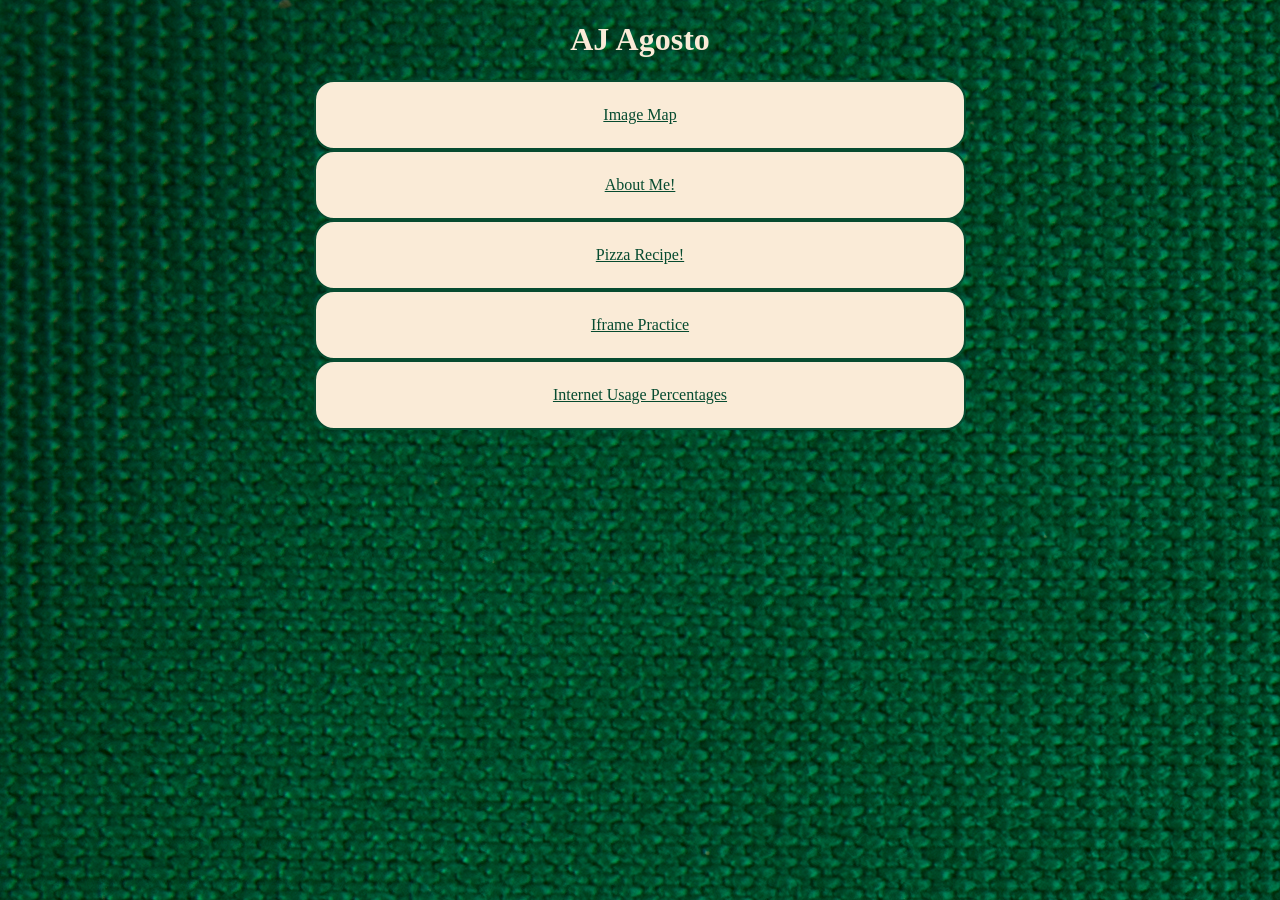
<file: index.html>
<!DOCTYPE html>
<html lang="en">
<head>
    <meta charset="UTF-8">
    <meta name="viewport" content="width=device-width, initial-scale=1.0">
    <title>Ajs Homepage</title>
    <link rel="stylesheet" href="css/index.css">
</head>
<body>
    <h1> AJ Agosto</h1>
    <div class="a1" class="wobble">
    <a href="../assignments/html/image-map.html">Image Map</a>
    </div>
    <div class="a2" class="wobble">
    <a href="../assignments/html/about.html">About Me!</a>
    </div>
    <br>
    <div class="a3" class="wobble">
    <a href="../assignments/html/pizza-recipe.html">Pizza Recipe!</a>
    </div>
    <div class="a4" class="wobble">
    <a href="../assignments/html/iframe-practice.html">Iframe Practice</a>
    </div>
    <br>
    <div class="a5" class="wobble">
    <a href="../assignments/html/aj-table.html">Internet Usage Percentages</a>
    
</div>
</body>
</html>
</file>
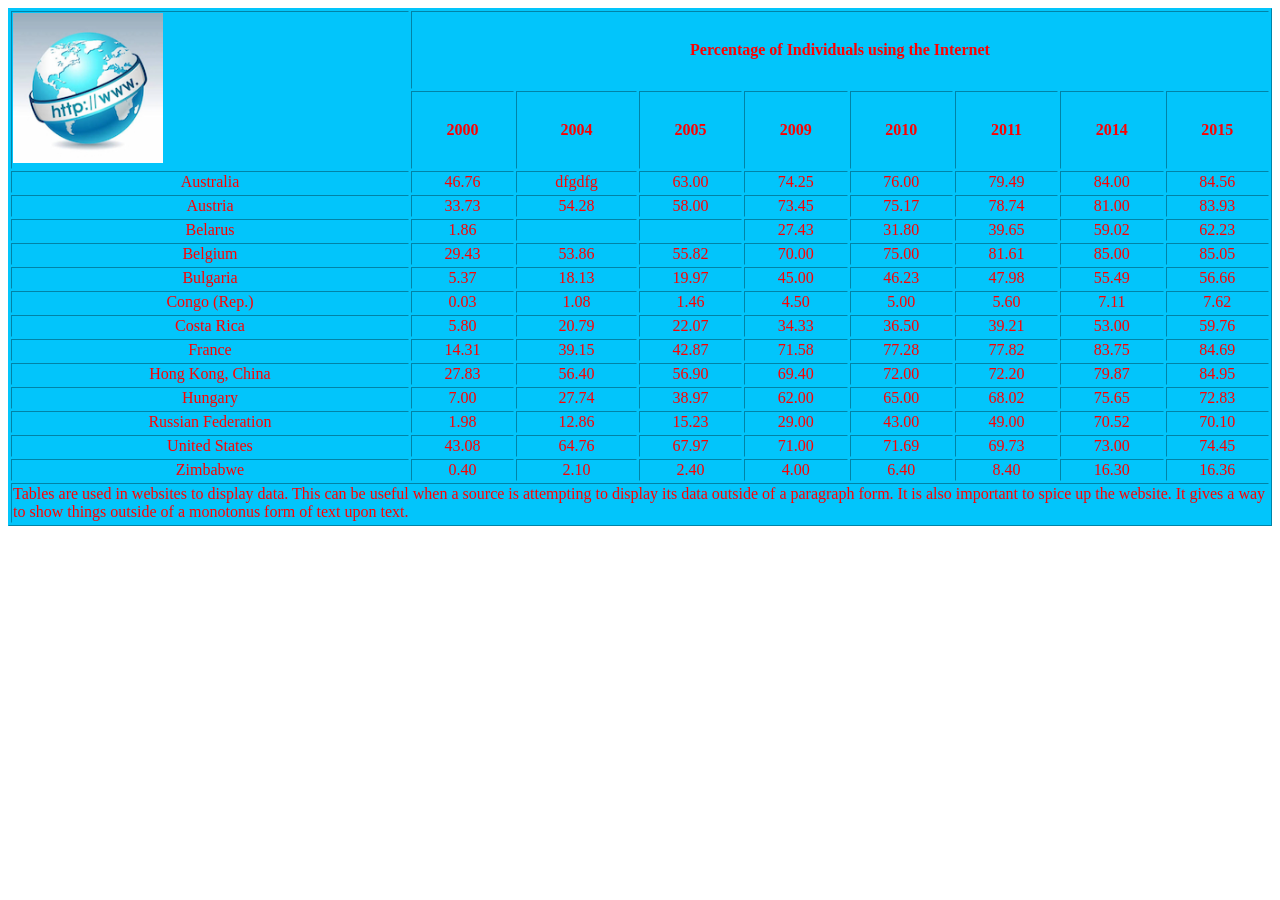
<file: html/aj-table.html>
<!DOCTYPE html>
<html lang="en">
<head>
    <meta charset="UTF-8">
    <meta name="viewport" content="width=device-width, initial-scale=1.0">
    <title>HTML Tables</title>
    <link rel="stylesheet" href="../css/aj-table.css">
</head>
<body>
    <table border="1">
        <thead>
                <tr>
                    <td rowspan="2"><img class="imagething" src="../imgs/image.jpg" alt="wwwimg"></td>
                
                <th colspan="8">Percentage of Individuals using the Internet</th>
            </tr>
            <tr>
                <th>2000</th>
            <th>2004</th>
            <th>2005</th>
            <th>2009</th>
            <th>2010</th>
            <th>2011</th>
            <th>2014</th>
            <th>2015</th>
            </tr>
        </thead>
            
            <tbody>
            <tr>
                <td>Australia</td>
                <td>46.76</td>
                <td>dfgdfg</td>
                <td>63.00</td>
                <td>74.25</td>
                <td>76.00</td>
                <td>79.49</td>
                <td>84.00</td>
                <td>84.56</td>
            </tr>
            <tr>
                <td>Austria</td>
                <td>33.73</td>
                <td>54.28</td>
                <td>58.00</td>
                <td>73.45</td>
                <td>75.17</td>
                <td>78.74</td>
                <td>81.00</td>
                <td>83.93</td>
            </tr>
            <tr>
                <td>Belarus</td>
                <td>1.86</td>
                <td>    </td>
                <td>    </td>
                <td>27.43</td>
                <td>31.80</td>
                <td>39.65</td>
                <td>59.02</td>
                <td>62.23</td>  
            </tr>
            <tr>
                <td>Belgium</td>
                <td>29.43</td>
                <td>53.86</td>
                <td>55.82</td>
                <td>70.00</td>
                <td>75.00</td>
                <td>81.61</td>
                <td>85.00</td>
                <td>85.05</td>
            </tr>
            <tr>
                <td>Bulgaria</td>
                <td>5.37</td>
                <td>18.13</td>
                <td>19.97</td>
                <td>45.00</td>
                <td>46.23</td>
                <td>47.98</td>
                <td>55.49</td>
                <td>56.66</td>
            </tr>
             <tr>
                <td>Congo (Rep.)</td>
                <td>0.03</td>
                <td>1.08</td>
                <td>1.46</td>
                <td>4.50</td>
                <td>5.00</td>
                <td>5.60</td>
                <td>7.11</td>
                <td>7.62</td>
            </tr>
             <tr>
                <td>Costa Rica</td>
                <td>5.80</td>
                <td>20.79</td>
                <td>22.07</td>
                <td>34.33</td>
                <td>36.50</td>
                <td>39.21</td>
                <td>53.00</td>
                <td>59.76</td>
            </tr>
            <tr>
                <td>France</td>
                <td>14.31</td>
                <td>39.15</td>
                <td>42.87</td>
                <td>71.58</td>
                <td>77.28</td>
                <td>77.82</td>
                <td>83.75</td>
                <td>84.69</td>
            </tr>
            <tr>
                <td>Hong Kong, China</td>
                <td>27.83</td>
                <td>56.40</td>
                <td>56.90</td>
                <td>69.40</td>
                <td>72.00</td>
                <td>72.20</td>
                <td>79.87</td>
                <td>84.95</td>
            </tr>
            <tr>
                <td>Hungary</td>
                <td>7.00</td>
                <td>27.74</td>
                <td>38.97</td>
                <td>62.00</td>
                <td>65.00</td>
                <td>68.02</td>
                <td>75.65</td>
                <td>72.83</td>
            </tr>
            <tr>
                <td>Russian Federation</td>
                <td>1.98</td>
                <td>12.86</td>
                <td>15.23</td>
                <td>29.00</td>
                <td>43.00</td>
                <td>49.00</td>
                <td>70.52</td>
                <td>70.10</td>
            </tr>
            <tr>
                <td>United States</td>
                <td>43.08</td>
                <td>64.76</td>
                <td>67.97</td>
                <td>71.00</td>
                <td>71.69</td>
                <td>69.73</td>
                <td>73.00</td>
                <td>74.45</td>
            </tr>
            <tr>
                <td>Zimbabwe</td>
                <td>0.40</td>
                <td>2.10</td>
                <td>2.40</td>
                <td>4.00</td>
                <td>6.40</td>
                <td>8.40</td>
                <td>16.30</td>
                <td>16.36</td>
            </tr>
        </tbody>
        <tfoot>
        <tr>
            <td colspan="9">Tables are used in websites to display data. This can be useful when a source is attempting to display its data outside of a paragraph form. It is also important to spice up the website. It gives a way to show things outside of a monotonus form of text upon text.</td>
        </tr>
        </tfoot>
    </table>
</body>
</html>
</file>
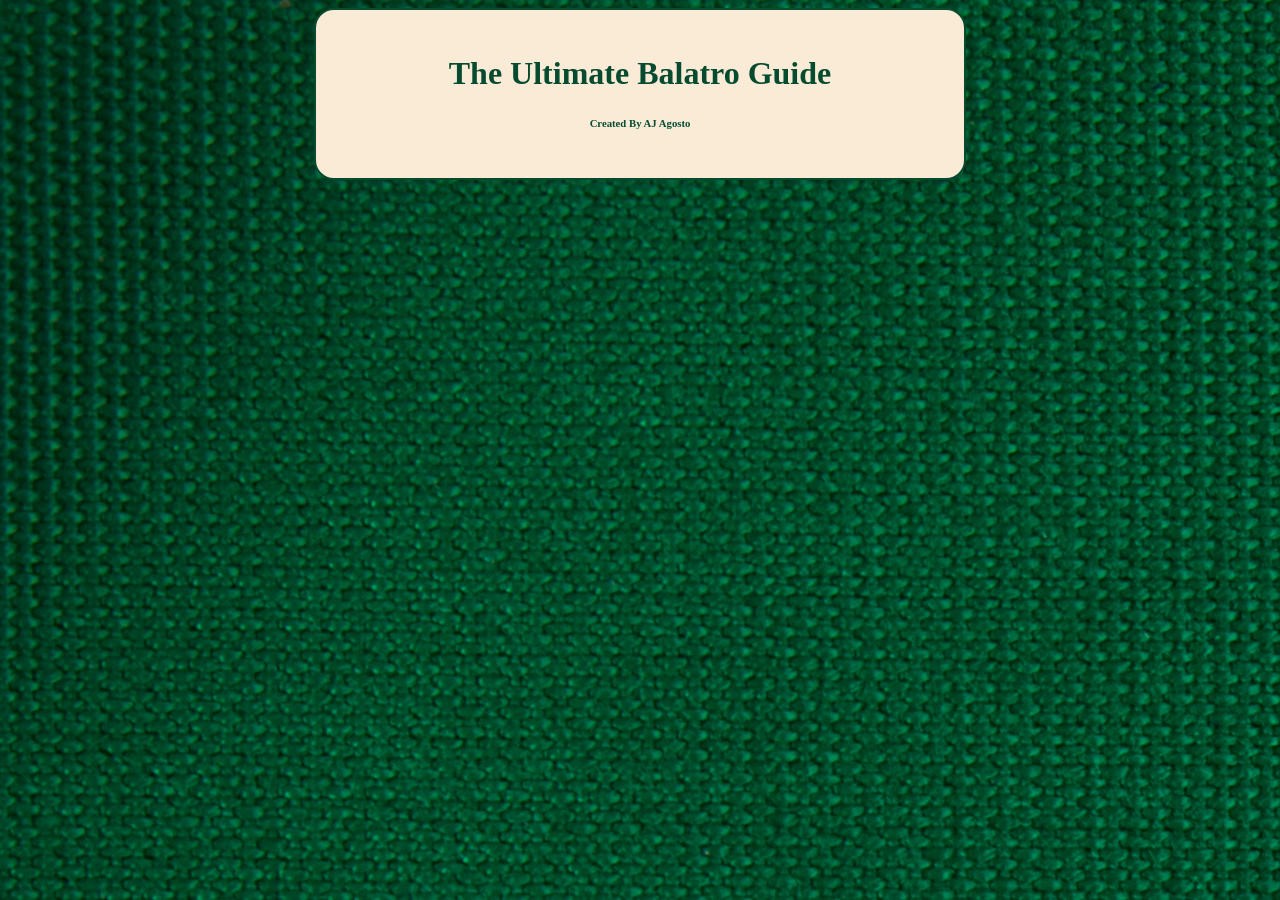
<file: html/final-project.html>
<!DOCTYPE html>
<html lang="en">
<head>
    <meta charset="UTF-8">
    <meta name="viewport" content="width=device-width, initial-scale=1.0">
    <title>Balatro Guide</title>
    <link rel="stylesheet" href="../css/final-project.css">
    <style>
@import url('https://fonts.googleapis.com/css2?family=VT323&display=swap');
</style>
</head>
<body>
   
<header>
    <div class="header">
    <h1>The Ultimate Balatro Guide</h1> 
    <h6>Created By AJ Agosto</h6>
    </div>
</header>
<main>
    

</main>
</body>
</html>
</file>
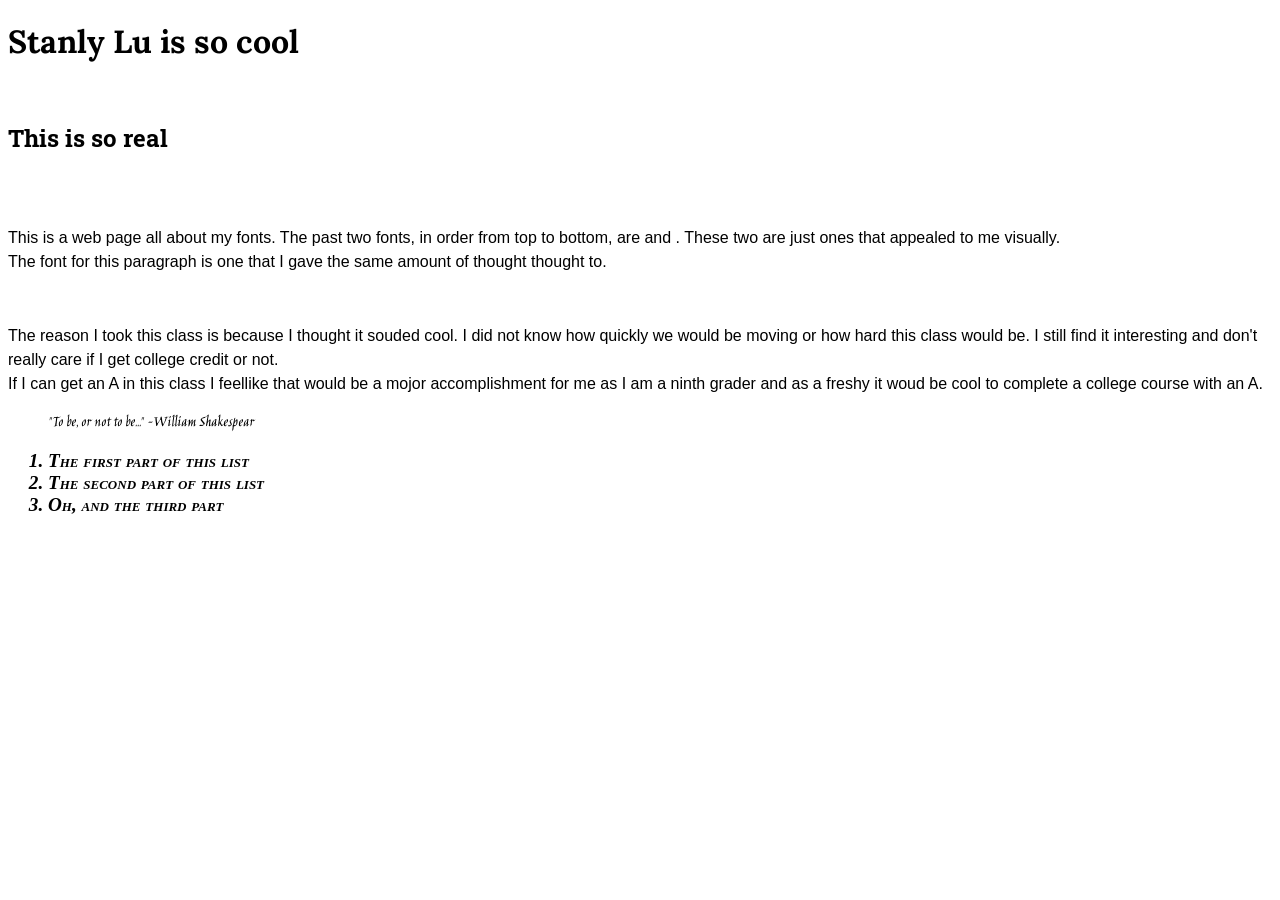
<file: html/font.html>
<!DOCTYPE html>
<html lang="en">
<head>
    <meta charset="UTF-8">
    <meta name="viewport" content="width=device-width, initial-scale=1.0">
    <title>Font Webpage</title>
    <link rel="stylesheet" href="../css/font.css">
</head>
<body>
    <h1> Stanly Lu is so cool</h1>
    <br>
    <h2> This is so real </h2>
    <br>
    <br>
    <p id="para1"> This is a web page all about my fonts. The past two fonts, in order from top to bottom, are  and . These two are just ones that appealed to me visually. 
        <br>
        The font for this paragraph is one that I gave the same amount of thought thought to.</p> 
        <br>
    <p id="para2"> The reason I took this class is because I thought it souded cool. I did not know how quickly we would be moving or how hard this class would be. I still find it interesting and don't really care if I get college credit or not.<br>
         If I can get an A in this class I feellike that would be a mojor accomplishment for me as I am a ninth grader and as a freshy it woud be cool to complete a college course with an A.</p>

         <blockquote> "To be, or not to be..." -William Shakespear </blockquote>

         <ol>
            <li> The first part of this list</li>
            <li> The second part of this list</li>
            <li> Oh, and the third part</li>
         </ol>
</body>
</html>
</file>
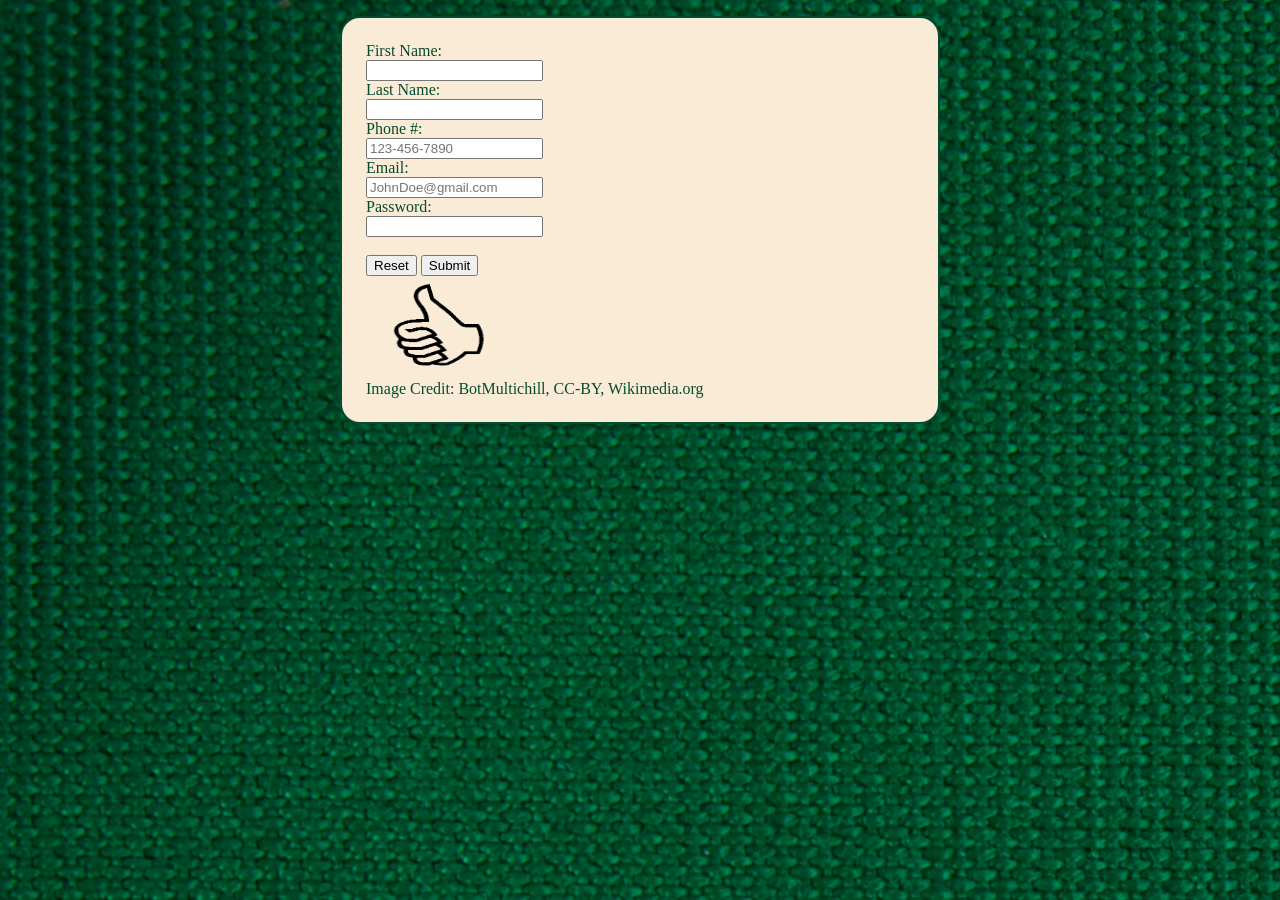
<file: html/form.html>
<!DOCTYPE html>
<html lang="en">
<head>
    <meta charset="UTF-8">
    <meta name="viewport" content="width=device-width, initial-scale=1.0">
    <title>Form</title>
    <link rel="stylesheet" href="../css/form.css">
</head>
<body>
    <div class="form">
    <form>
        <label for="fname">First Name:</label>
        <br>
        <input type="text" id="fname" name="fname">
        <br>
        <label for="lname">Last Name:</label>
        <br>
        <input type="text" id="lname" name="lname">
        <br>
        <label for="phone">Phone #:</label>
        <br>
        <input type="tel" id="phone" name="phone" pattern="[0-9]{3}-[0-9]{3}-[0-9]{4}" placeholder="123-456-7890">
        <br>
        <label for="email">Email:</label>
        <br>
        <input type="text" id="email" name="email" placeholder="JohnDoe@gmail.com">
        <br>
        <label for="pass">Password:</label>
        <br>
        <input type="password" id="pass" name="pass">
        <br><br>
        <input type="reset"> <input type="submit">

    </form>
    <div class="image">
            <img src="../imgs/thumbs-up.png">
            <br>
            <caption>Image Credit: BotMultichill, CC-BY, Wikimedia.org</caption>
        </div>
</div>
</body>
</html>
</file>
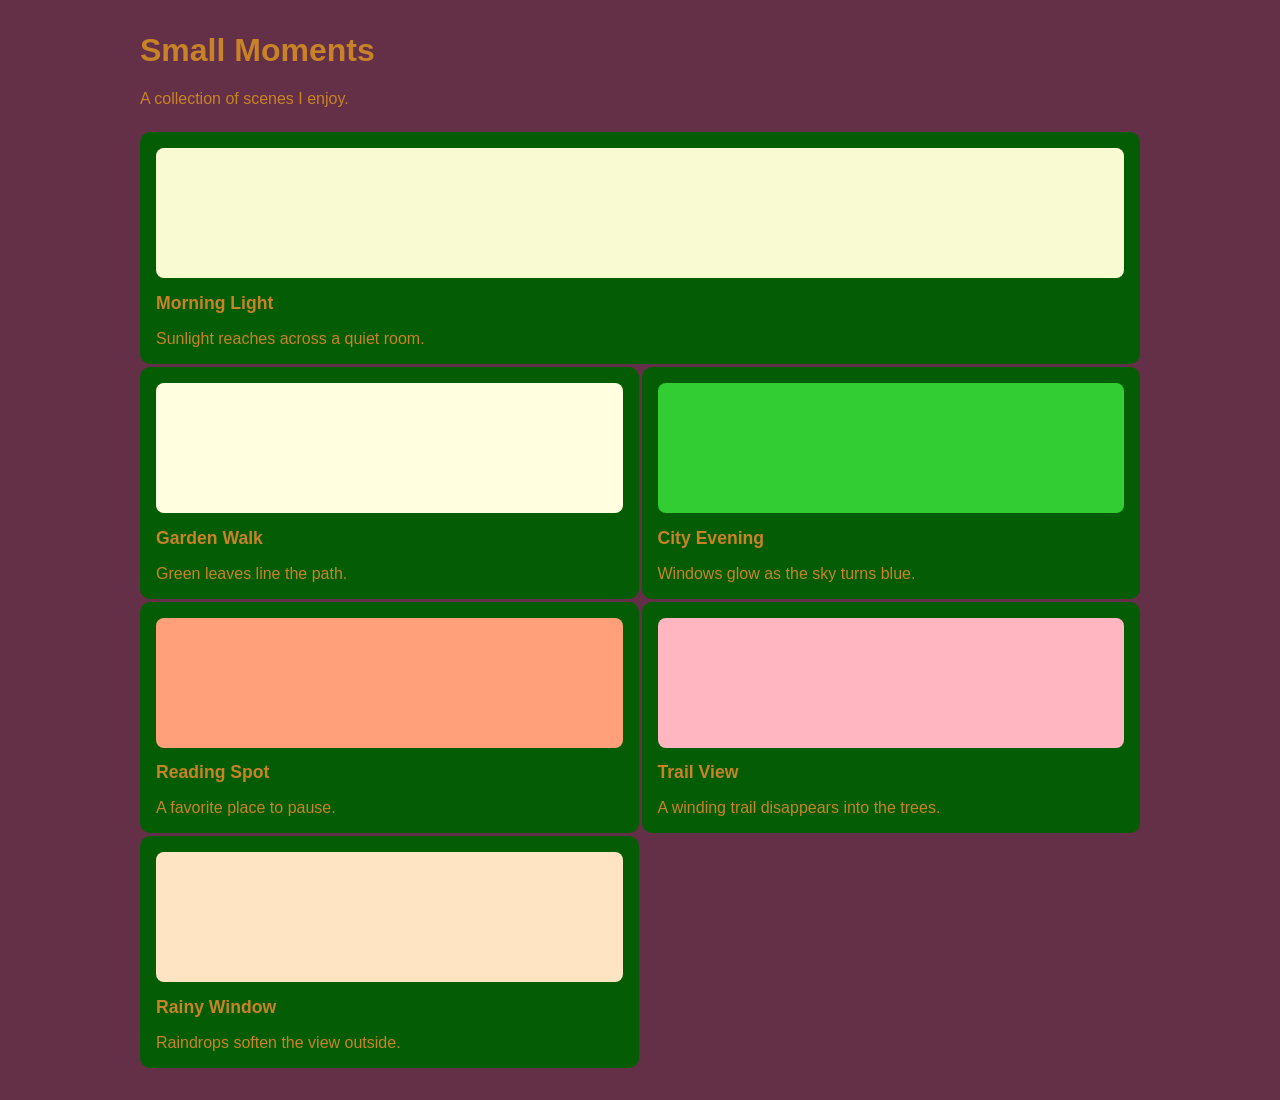
<file: html/grid.html>
<!DOCTYPE html>
<html lang="en">
<head>
    <meta charset="UTF-8">
    <meta name="viewport" content="width=device-width, initial-scale=1.0">
    <title>Griddy Grid</title>
    <link rel="stylesheet" href="../css/grid.css">
</head>
<body>
     <main class="page">
    <h1>Small Moments</h1>
    <p class="intro">A collection of scenes I enjoy.</p>

    <section class="gallery" aria-label="Photo gallery">
      <article class="card featured">
        <div class="visual visual-one" aria-hidden="true"></div>
        <h2>Morning Light</h2>
        <p>Sunlight reaches across a quiet room.</p>
      </article>

      <article class="card">
        <div class="visual visual-two" aria-hidden="true"></div>
        <h2>Garden Walk</h2>
        <p>Green leaves line the path.</p>
      </article>

      <article class="card">
        <div class="visual visual-three" aria-hidden="true"></div>
        <h2>City Evening</h2>
        <p>Windows glow as the sky turns blue.</p>
      </article>

      <article class="card">
        <div class="visual visual-four" aria-hidden="true"></div>
        <h2>Reading Spot</h2>
        <p>A favorite place to pause.</p>
      </article>

      <article class="card">
        <div class="visual visual-five" aria-hidden="true"></div>
        <h2>Trail View</h2>
        <p>A winding trail disappears into the trees.</p>
      </article>

      <article class="card">
        <div class="visual visual-six" aria-hidden="true"></div>
        <h2>Rainy Window</h2>
        <p>Raindrops soften the view outside.</p>
      </article>
    </section>
  </main>
</body>
</html>
</file>
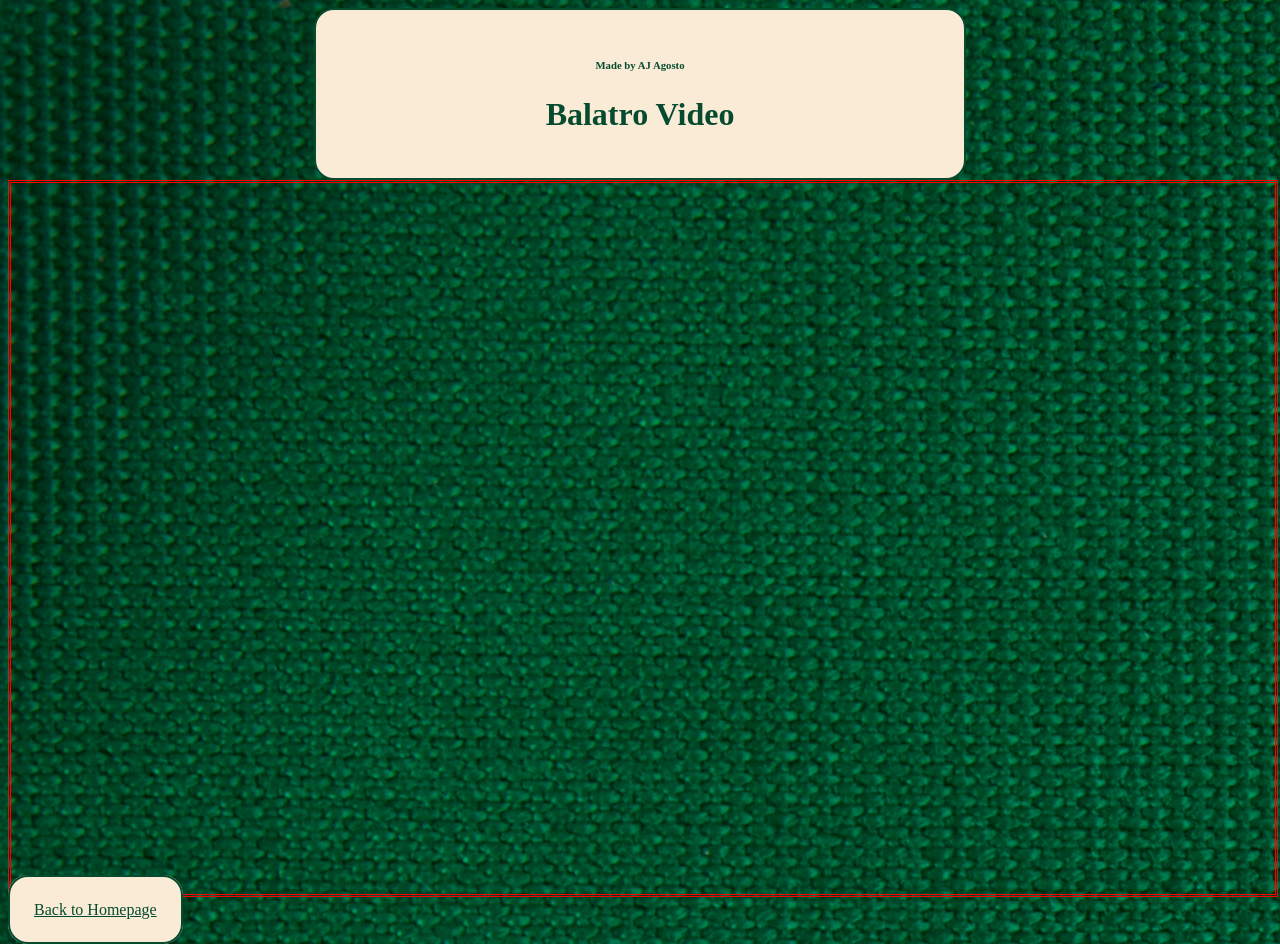
<file: html/iframe-practice.html>
<!DOCTYPE html>
<html lang="en">
<head>
    <meta charset="UTF-8">
    <meta name="viewport" content="width=device-width, initial-scale=1.0">
    <title>Iframe Practice</title>
    <link rel="stylesheet "href="../css/iframe-practice.css">
</head>
<body>
    <header>
    <div class="head">
        <h6>Made by AJ Agosto</h6>
        <h1>Balatro Video</h1>
    </div>
    </header>
    <div class="video-container">
    <iframe src="https://www.youtube.com/embed/IJ8rfkK-pBs?si=d2FbJdTLwCQnCFX0" title="Balatro Gameplay" allow="accelerometer; autoplay; clipboard-write; encrypted-media; gyroscope; picture-in-picture; web-share" referrerpolicy="strict-origin-when-cross-origin" allowfullscreen></iframe>
    </div>
    <a href="../index.html">Back to Homepage</a>
</body>

</html>
</file>
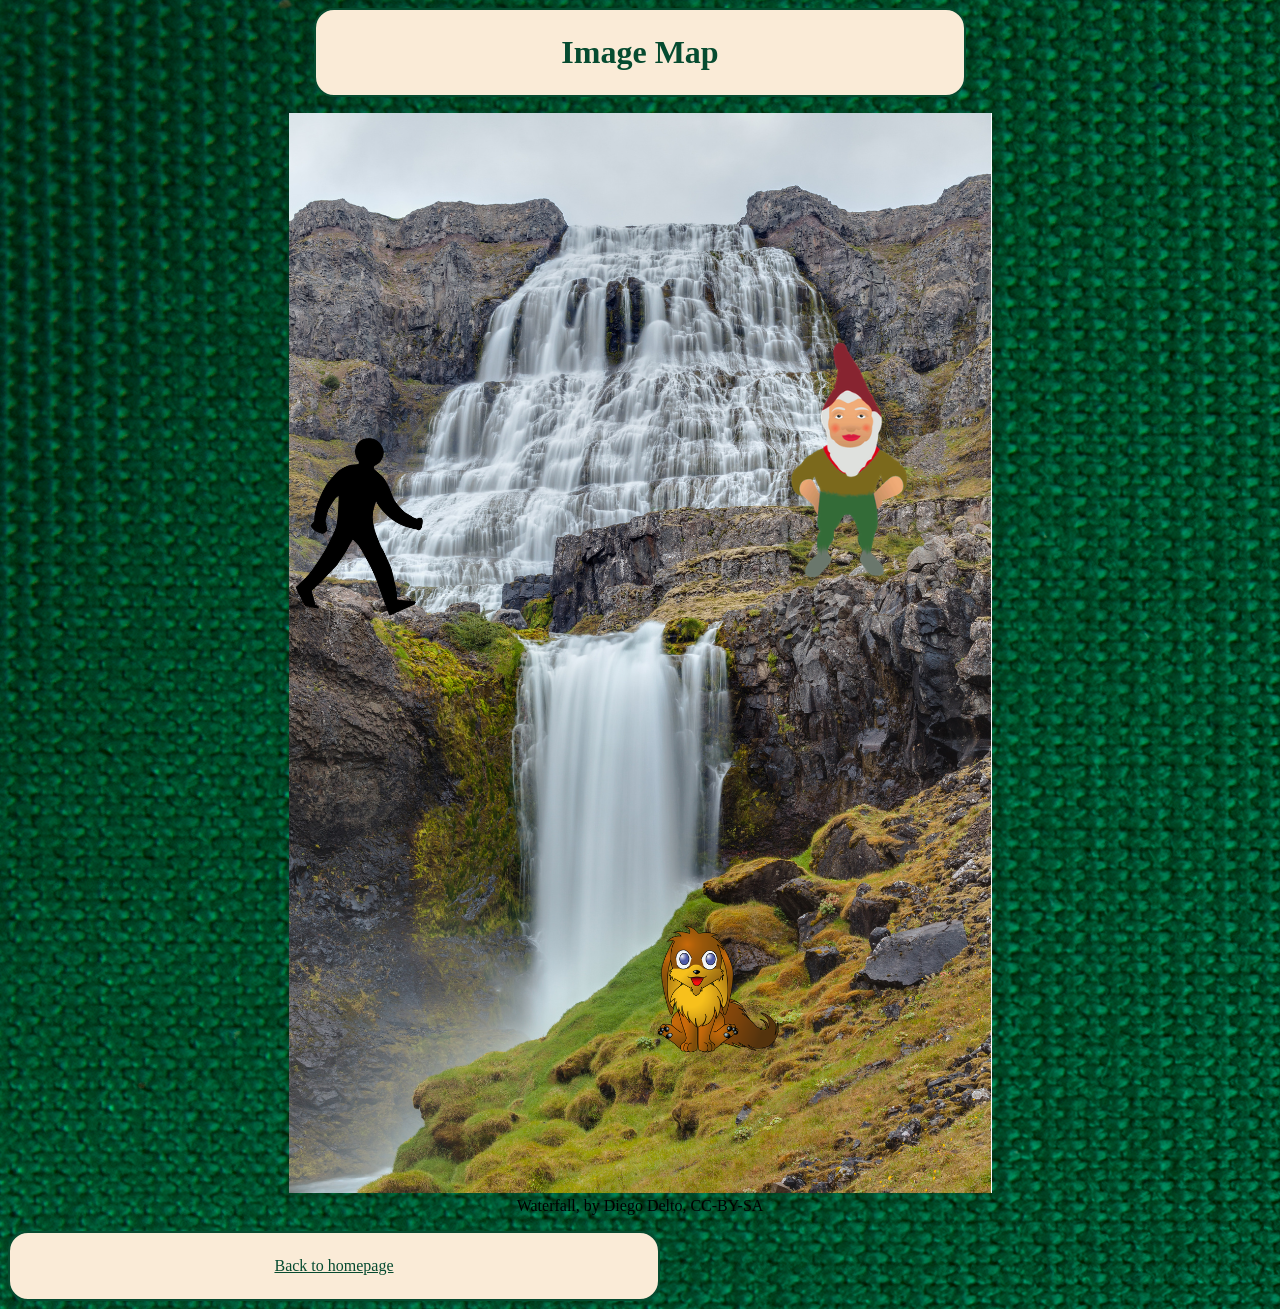
<file: html/image-map.html>
<!DOCTYPE html>
<html lang="en">
<head>
    <meta charset="UTF-8">
    <meta name="viewport" content="width=device-width, initial-scale=1.0">
    <title>Hotspot Map</title>
    <link rel="stylesheet" href="../css/image-map.css">
</head>
<body>
    <h1>Image Map</h1>
    <figure>
        <img src="../imgs/hotspot-stuff.png" usemap="#image-map">
        <figcaption> Waterfall, by Diego Delto, CC-BY-SA</figcaption>
    </figure>


<map name="image-map">
    <area target="" alt="Gnome" title="Gnome" href="https://commons.wikimedia.org/wiki/File:Gnome_Clip_Art.gif" coords="627,473,490,215" shape="rect">
    <area target="" alt="Dog" title="Dog" href="https://commons.wikimedia.org/wiki/File:Stalker_chan.svg" coords="419,889,84" shape="circle">
   <area target="" alt="Walking Dude" title="Walking Dude" href="https://commons.wikimedia.org/wiki/File:Pedestrian_%2813079%29_-_The_Noun_Project.svg" coords="56,354,70,354,68,345,71,333,82,328,92,332,94,340,86,355,92,365,99,376,105,390,113,400,127,408,134,410,133,417,122,418,104,408,88,391,85,401,85,412,89,427,96,442,103,456,105,472,107,483,109,489,116,489,123,491,116,499,105,502,98,502,98,490,92,480,87,470,84,461,79,453,75,447,71,438,65,431,57,441,50,450,45,458,39,465,33,472,26,481,29,489,29,498,20,496,8,479,12,472,23,462,29,452,34,443,42,434,49,420,48,405,49,393,49,385,42,391,38,405,38,418,28,419,22,414,26,399,30,383,38,371,45,361,63,353,50,356" shape="poly">
    <a href="../index.html">Back to homepage</a>
</map>
</body>
</html>
</file>
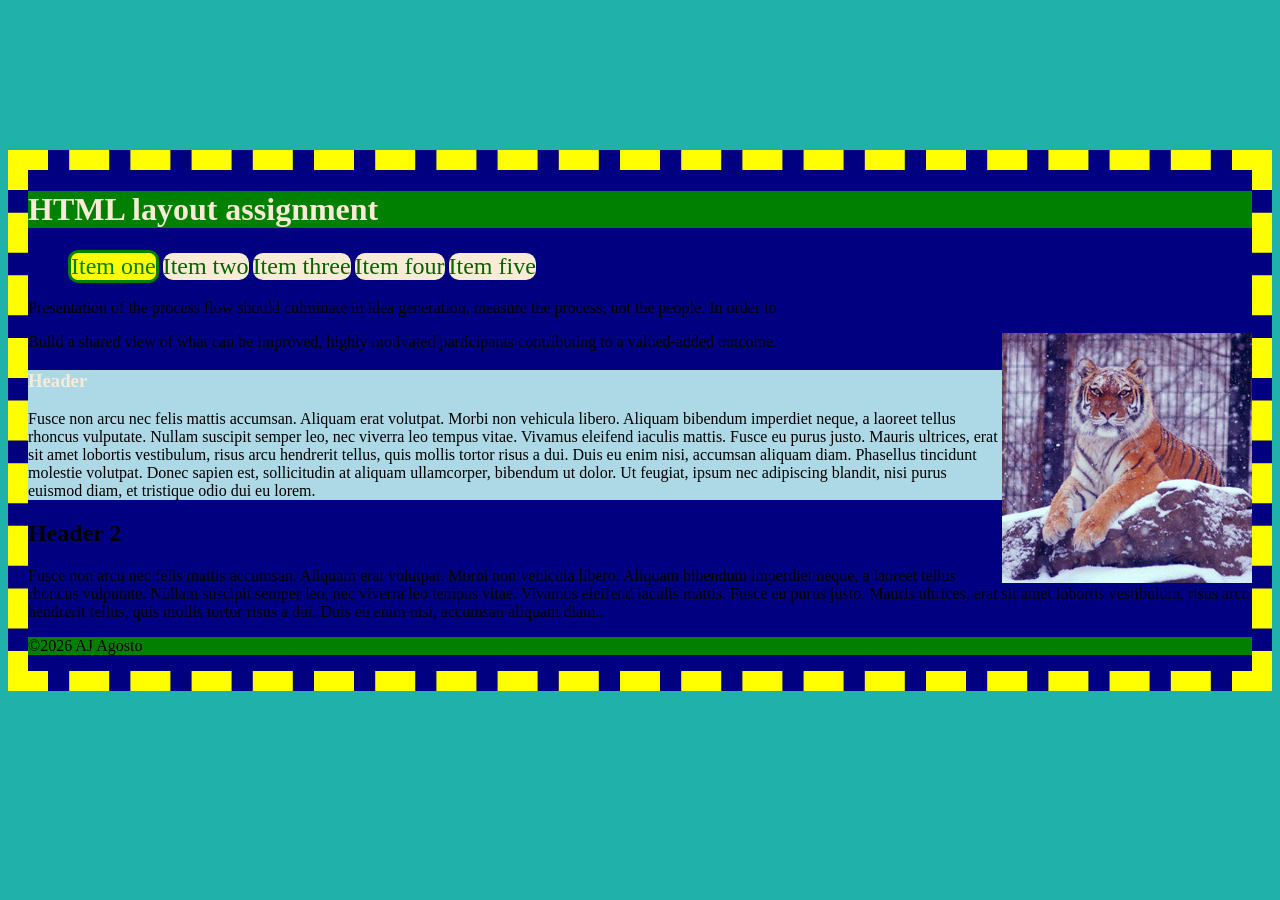
<file: html/layoutAssignment.html>
<!DOCTYPE html>
<html>
<head>
<meta charset = "UTF-8">
<meta name = "viewport" content = "width=device-width, initial-scale=1">
<title>Layout Assignment</title>
<style type="text/css">
</style>
<link href="../css/AJA.css" rel="stylesheet" type="text/css">
</head>

<body>
<div id="container">
  <header>
    <h1>HTML layout assignment</h1>
  </header>
  <nav>
    <ul>
      <li> <a href="#" class="current">Item one</a></li>
       <li class="link-box"><a  href="#">Item two</a></li>
       <li class="link-box"><a  href="#">Item three</a></li>
      <li class="link-box"><a  href="#">Item four</a></li>
       <li class="link-box"><a  href="#">Item five</a></li>
    </ul>
  </nav>
  <aside><p> Presentation of the process flow should culminate in idea generation, measure the process, not the people. In order to</p>
    <img id="tiger" src="../imgs/animals_in_zoos_main.jpg" width="250" height="250" alt="tiger" /> 
    <p> Build a shared view of what can be improved, highly motivated participants contributing to a valued-added outcome. </p>
  </aside>
  <section>
    <article id="article1">
      <h1>Header</h1>
      <p>Fusce non arcu nec felis mattis accumsan. Aliquam erat volutpat. Morbi  non vehicula libero. Aliquam bibendum imperdiet neque, a laoreet tellus  rhoncus vulputate. Nullam suscipit semper leo, nec viverra leo tempus  vitae. Vivamus eleifend iaculis mattis. Fusce eu purus justo. Mauris  ultrices, erat sit amet lobortis vestibulum, risus arcu hendrerit  tellus, quis mollis tortor risus a dui. Duis eu enim nisi, accumsan  aliquam diam. Phasellus tincidunt molestie volutpat. Donec sapien est,  sollicitudin at aliquam ullamcorper, bibendum ut dolor. Ut feugiat,  ipsum nec adipiscing blandit, nisi purus euismod diam, et tristique odio  dui eu lorem. </p>
    </article>
    <article class = "secondArticle">
      <h2>Header 2</h2>
      <p>Fusce non arcu nec felis mattis accumsan. Aliquam erat volutpat. Morbi  non vehicula libero. Aliquam bibendum imperdiet neque, a laoreet tellus  rhoncus vulputate. Nullam suscipit semper leo, nec viverra leo tempus  vitae. Vivamus eleifend iaculis mattis. Fusce eu purus justo. Mauris  ultrices, erat sit amet lobortis vestibulum, risus arcu hendrerit  tellus, quis mollis tortor risus a dui. Duis eu enim nisi, accumsan  aliquam diam.. </p>
    </article>
  </section>
  <footer>
    <p>&copy;2026 AJ Agosto</p>
  </footer>
</div>
</body>
</html>
</file>
<file: css/index.css>
body {
    
    background-image: url(../imgs/poker-texture.jpg);
    border: 2px;
    text-align: center;
    font-family:Cambria, Cochin, Georgia, Times, 'Times New Roman', serif;
}
a {
    color: inherit;
}
h1 {
    color:antiquewhite;
}

.a1 {
    text-align: center;
    color:#064B30;
    background-color:antiquewhite;
    width: min(80%, 600px);
    padding: 1.5rem;
    margin: 0 auto;
    border: 2px solid #064B30;
    border-radius: 20px;
    display:inline-block;
    transition: transform 0.2s ease;
}
.a2 {
    text-align: center;
    color:#064B30;
    background-color:antiquewhite;
    width: min(80%, 600px);
    padding: 1.5rem;
    margin: 0 auto;
    border: 2px solid #064B30;
    border-radius: 20px;
    display:inline-block;
    transition: transform 0.2s ease;
}
.a3 {
    text-align: center;
    color:#064B30;
    background-color:antiquewhite;
    width: min(80%, 600px);
    padding: 1.5rem;
    margin: 0 auto;
    border: 2px solid #064B30;
    border-radius: 20px;
    display:inline-block;
    transition: transform 0.2s ease;
}
.a4 {
    text-align: center;
    color:#064B30;
    background-color:antiquewhite;
    width: min(80%, 600px);
    padding: 1.5rem;
    margin: 0 auto;
    border: 2px solid #064B30;
    border-radius: 20px;
    display:inline-block;
    transition: transform 0.2s ease;
}
.a5 {
    text-align: center;
    color:#064B30;
    background-color:antiquewhite;
    width: min(80%, 600px);
    padding: 1.5rem;
    margin: 0 auto;
    border: 2px solid #064B30;
    border-radius: 20px;
    display:inline-block;
    transition: transform 0.2s ease;
}
div {
  animation-name: spin;
  animation-duration: .5s;
  animation-iteration-count: infinite; /* This makes it loop forever */
  animation-direction: alternate;     /* Makes it play forward, then backward */
}

@keyframes spin {
  from {
    transform: rotate(-1deg);
  }
  to {
    transform: rotate(1deg);
  }
}
</file>
<file: css/aj-table.css>
table {
    border-color: rgb(2, 197, 251);
    color: red;
    background-color:rgb(2, 197, 251);
}
img {
    height: 150px;
    width: 150px;
}
th {
    text-align: top;
}
tfoot {
    background-color:rgb(2, 197, 251);
}
tbody {
    text-align: center;
}
</file>
<file: css/final-project.css>
body {
background-image: url(../imgs/poker-texture.jpg);
font-family: Cambria, Cochin, Georgia, Times, 'Times New Roman', serif
  font-weight: 400;
  font-style: normal;
}
.header{
     text-align: center;
    color:#064B30;
    background-color:antiquewhite;
    width: min(80%, 600px);
    padding: 1.5rem;
    margin: 0 auto;
    border: 2px solid #064B30;
    border-radius: 20px;
    display:inline-block;
}
header {
    position: relative;
    display: flex;
    justify-content: center;
    align-items: center;
    text-align: center;
}
.subjects {
    text-align:center;
    color:antiquewhite;
}
ul {
    list-style-type: none;
}
</file>
<file: css/font.css>
@import url('https://fonts.googleapis.com/css2?family=Lora&family=Roboto+Slab&display=swap');

@font-face {
    font-family: 'JimNightshade';
    src: url('../Fonts/Jim_Nightshade 2/JimNightshade-Regular.ttf') format('truetype');
}

h1 {
    font-family: 'Lora', serif;
}

h2 {
    font-family: 'Roboto Slab', serif;
}

p {
    font-family: Arial, sans-serif;
    font-size: 16px;
    line-height: 1.5;
}

blockquote {
    font-family: 'JimNightshade', cursive;
}

li {
    font-family: Georgia, serif;
    font-weight: bold;
    font-style: italic;
    font-size: 1.2em;
    font-variant: small-caps;
}
</file>
<file: css/form.css>
body {
    background-image: url(../imgs/poker-texture.jpg);
}
.form {
    box-sizing: border-box;
    color: #064B30;
    background-color: antiquewhite;
    width: min(80%, 600px);
    padding: 1.5rem;
    margin: 1rem auto;
    border: 2px solid #064B30;
    border-radius: 20px;
    text-align: left;
}
img {
    height: 100px;
    width: 150px;
}
.form .image {
    text-align: right;
    display: inline;
}
</file>
<file: css/grid.css>
* {
  box-sizing: border-box;
}

body {
  margin: 0;
  font-family: Arial, sans-serif;
  background: rgb(99, 48, 72);
  color: rgb(200, 130, 39);
}

.page {
  width: min(100% - 32px, 1000px);
  margin: 32px auto;
}

.intro {
  margin-bottom: 24px;
}

.card {
  padding: 16px;
  background: rgb(4, 93, 4);
  border-radius: 10px;
}

.visual {
  height: 130px;
  border-radius: 8px;
  background: lightgoldenrodyellow;
}

.visual-two { background: lightyellow; }
.visual-three { background: limegreen; }
.visual-four { background: lightsalmon; }
.visual-five { background: lightpink; }
.visual-six { background: bisque; }

.card h2 {
  margin-bottom: 8px;
  font-size: 1.1rem;
}

.card p {
  margin-bottom: 0;
}

.gallery {
    display: grid;
    grid-template-columns: repeat(2, 1fr); /**The fr divides space given evenly compared to the first column**/
    gap: 3px;
}

.featured {
  grid-column: span 2;
}
</file>
<file: css/iframe-practice.css>
body {
    background-image: url(../imgs/poker-texture.jpg);
}
header {
    text-align: center;
    color:#064B30;
    background-color:antiquewhite;
    width: min(80%, 600px);
    padding: 1.5rem;
    margin: 0 auto;
    border: 2px solid #064B30;
    border-radius: 20px;
}
.video-container {
   width: 100%;
   aspect-ratio: 16 / 9;
}

.video-container iframe
{
   width: 100%;
   height: 100%;
   border: double;
   border-color: red;
}
.head {
    text-align: center;
}

a {
     text-align: center;
    color:#064B30;
    background-color:antiquewhite;
    width: min(80%, 600px);
    padding: 1.5rem;
    margin: 0 auto;
    border: 2px solid #064B30;
    border-radius: 20px;
}
</file>
<file: css/image-map.css>
body {
    background-image: url(../imgs/poker-texture.jpg)
   
}
h1, a {
    color:antiquewhite;
}
h1 {
    text-align:center;
    text-align: center;
    color:#064B30;
    background-color:antiquewhite;
    width: min(80%, 600px);
    padding: 1.5rem;
    margin: 0 auto;
    border: 2px solid #064B30;
    border-radius: 20px;
}

a {
    text-align: center;
    color:#064B30;
    background-color:antiquewhite;
    width: min(80%, 600px);
    padding: 1.5rem;
    margin: 0 auto;
    border: 2px solid #064B30;
    border-radius: 20px;
    display:inline-block;
    transition: transform 0.2s ease;
}
a:hover {
    transform: scale(1.025);
}




figure {
    text-align: center;
}
</file>
<file: css/AJA.css>
h1 {
    color:antiquewhite;
}



a.current {
    background-color: yellow;
    border-color: green; 
    display: inline-block;
    border-style:solid;
    text-align: center;
    color: green;
}

a {
    text-decoration: none;
    color: rgb(255, 255, 0);
}

body {
    background-color: lightseagreen;
    
}
#container header {
    background-color:green;
    width: 100%;
    height: fit-content;
}

#article1 {
    background-color: lightblue;
}

#container{
    margin-top: 150px;
    margin-bottom: 150px;
    border: dashed yellow 20px;
    background-color: navy;
}

footer{
    background-color: green;
}

#container #tiger {
    float: right;
}
nav ul {
    list-style-type: none;
}
nav li {
    display: inline-block;
}
a {
    display:inline-block;
    text-decoration: none;
    font-size: 24px;
    background-color:antiquewhite;
    color: darkgreen;
    border-radius: 10px;
}

a:hover {
    background-color: darkgreen;
    color:antiquewhite;
}
</file>
